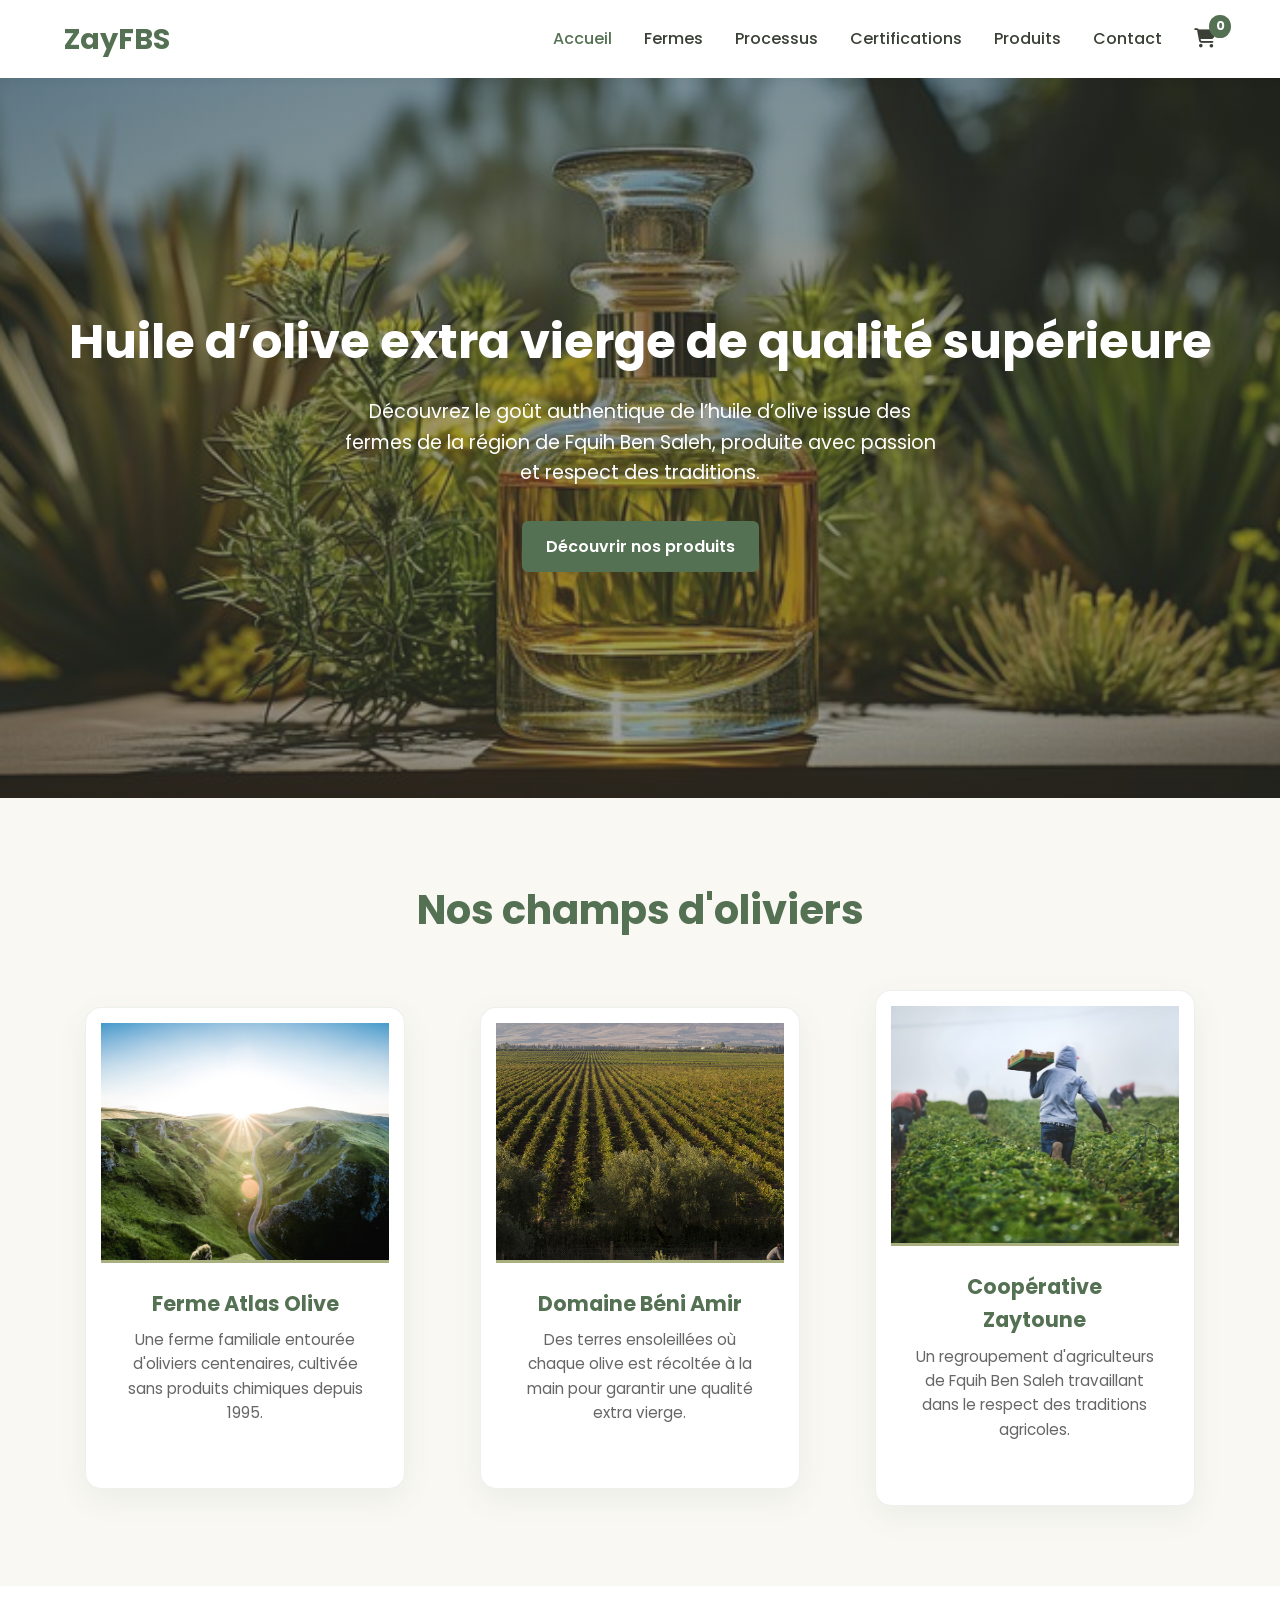
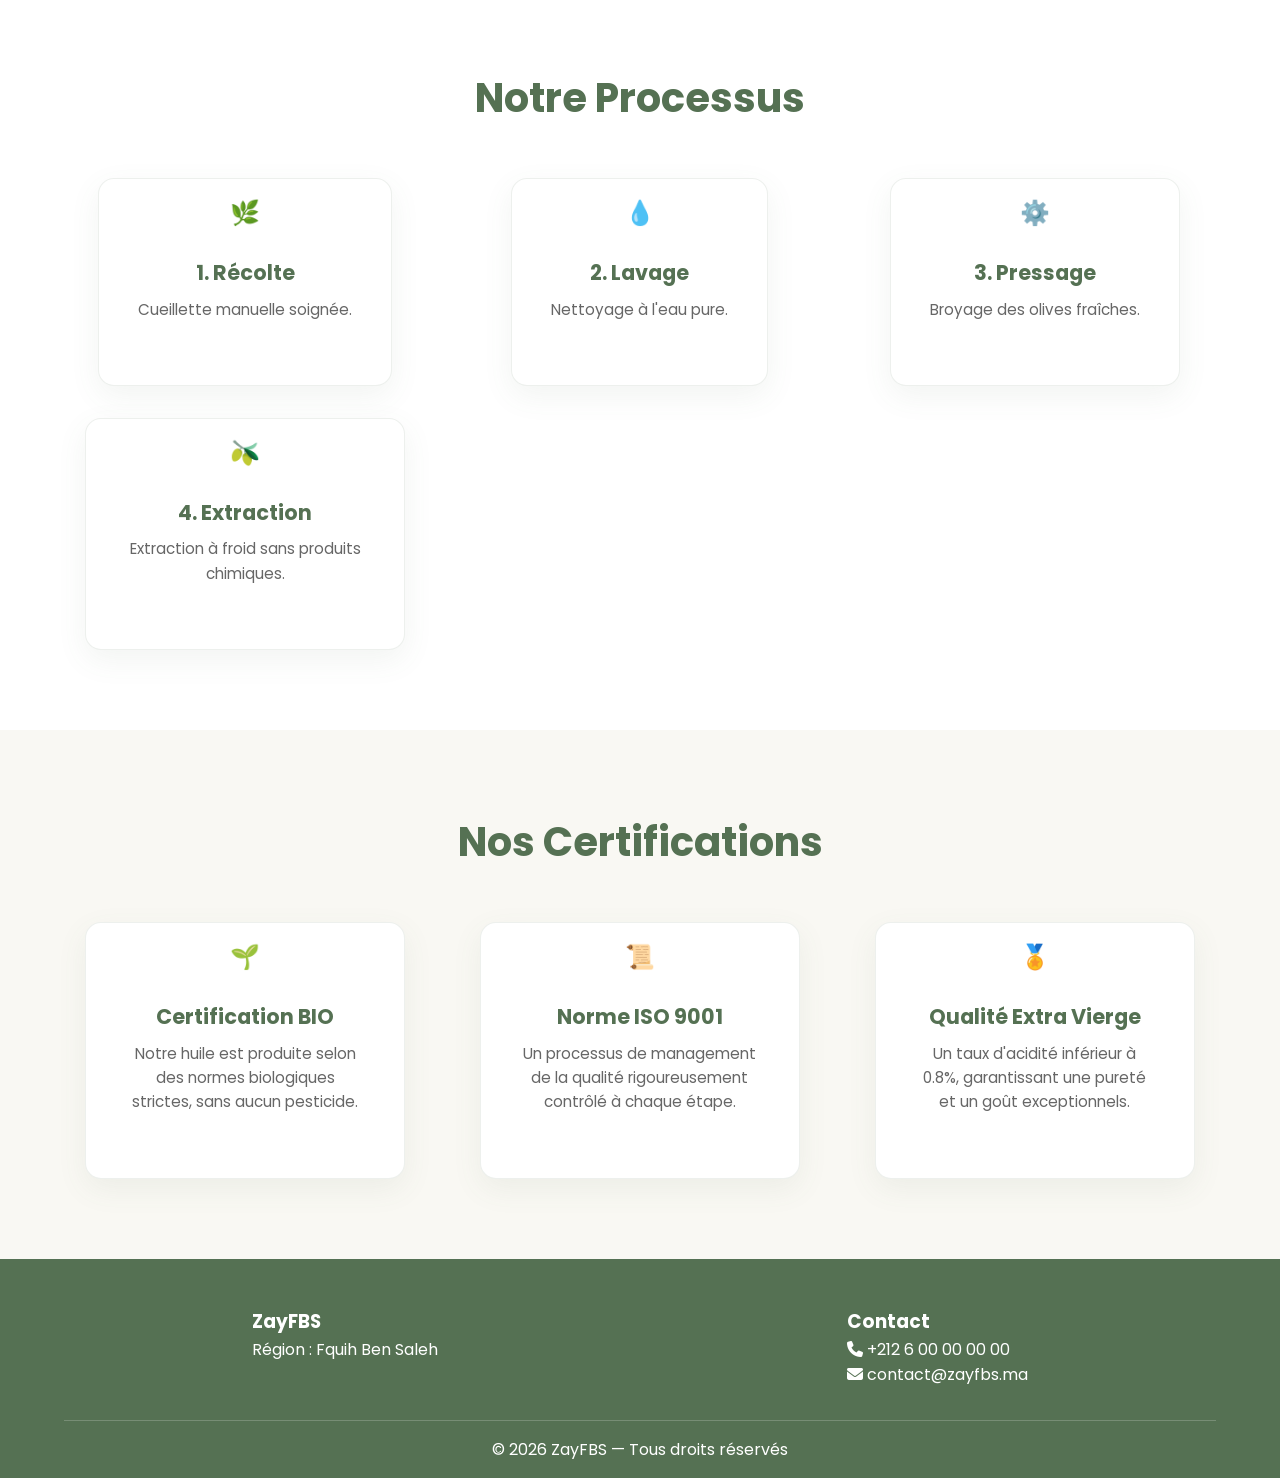
<file: index.html>
<!doctype html>
<html lang="fr">
  <head>
    <meta charset="UTF-8" />
    <meta name="viewport" content="width=device-width, initial-scale=1.0" />
    <title>ZayFBS - Huile d'olive d'excellence</title>
    <link
      rel="stylesheet"
      href="https://cdnjs.cloudflare.com/ajax/libs/font-awesome/6.4.0/css/all.min.css"
    />
    <link rel="stylesheet" href="css/style.css" />
  </head>
  <body>
    <nav class="navbar">
      <a href="index.html" class="logo">ZayFBS</a>
      <button class="hamburger" id="hamburger">
        <i class="fas fa-bars"></i>
      </button>
      <ul class="nav-links" id="nav-links">
        <li><a href="index.html" class="active">Accueil</a></li>
        <li><a href="index.html#fermes">Fermes</a></li>
        <li><a href="index.html#processus">Processus</a></li>
        <li><a href="index.html#certifications">Certifications</a></li>
        <li><a href="produits.html">Produits</a></li>
        <li><a href="contact.html">Contact</a></li>
        <li>
          <a href="produits.html#panier" class="cart-icon">
            <i class="fas fa-shopping-cart"></i>
            <span class="cart-count" id="cart-counter">0</span>
          </a>
        </li>
      </ul>
    </nav>

    <header class="hero">
      <h1>Huile d’olive extra vierge de qualité supérieure</h1>
      <p>
        Découvrez le goût authentique de l’huile d’olive issue des fermes de la
        région de Fquih Ben Saleh, produite avec passion et respect des
        traditions.
      </p>
      <a href="produits.html" class="btn">Découvrir nos produits</a>
    </header>

    <section id="fermes" class="section">
      <h2 class="section-title">Nos champs d'oliviers</h2>
      <div class="grid">
        <div class="card">
          <img src="img/img1.jpg" alt="Ferme Atlas Olive" />
          <div class="card-body">
            <h3>Ferme Atlas Olive</h3>
            <p>
              Une ferme familiale entourée d'oliviers centenaires, cultivée sans
              produits chimiques depuis 1995.
            </p>
          </div>
        </div>
        <div class="card">
          <img src="img/img2.jpg" alt="Domaine Béni Amir" />
          <div class="card-body">
            <h3>Domaine Béni Amir</h3>
            <p>
              Des terres ensoleillées où chaque olive est récoltée à la main
              pour garantir une qualité extra vierge.
            </p>
          </div>
        </div>
        <div class="card">
          <img src="img/img3.jpg" alt="Coopérative Zaytoune" />
          <div class="card-body">
            <h3>Coopérative Zaytoune</h3>
            <p>
              Un regroupement d'agriculteurs de Fquih Ben Saleh travaillant dans
              le respect des traditions agricoles.
            </p>
          </div>
        </div>
      </div>
    </section>

    <section id="processus" class="section" style="background-color: var(--bg)">
      <h2 class="section-title">Notre Processus</h2>
      <div class="grid">
        <div class="card">
          <h1>🌿</h1>
          <div class="card-body">
            <h3>1. Récolte</h3>
            <p>Cueillette manuelle soignée.</p>
          </div>
        </div>
        <div class="card">
          <h1>💧</h1>
          <div class="card-body">
            <h3>2. Lavage</h3>
            <p>Nettoyage à l'eau pure.</p>
          </div>
        </div>
        <div class="card">
          <h1>⚙️</h1>
          <div class="card-body">
            <h3>3. Pressage</h3>
            <p>Broyage des olives fraîches.</p>
          </div>
        </div>
        <div class="card">
          <h1>🫒</h1>
          <div class="card-body">
            <h3>4. Extraction</h3>
            <p>Extraction à froid sans produits chimiques.</p>
          </div>
        </div>
      </div>
    </section>

    <section id="certifications" class="section">
      <h2 class="section-title">Nos Certifications</h2>
      <div class="grid">
        <div class="card">
          <h1>🌱</h1>
          <div class="card-body">
            <h3>Certification BIO</h3>
            <p>
              Notre huile est produite selon des normes biologiques strictes,
              sans aucun pesticide.
            </p>
          </div>
        </div>
        <div class="card">
          <h1>📜</h1>
          <div class="card-body">
            <h3>Norme ISO 9001</h3>
            <p>
              Un processus de management de la qualité rigoureusement contrôlé à
              chaque étape.
            </p>
          </div>
        </div>
        <div class="card">
          <h1>🏅</h1>
          <div class="card-body">
            <h3>Qualité Extra Vierge</h3>
            <p>
              Un taux d'acidité inférieur à 0.8%, garantissant une pureté et un
              goût exceptionnels.
            </p>
          </div>
        </div>
      </div>
    </section>

    <!-- PAGE CONTENT -->

    <!-- 🛒 CART SIDEBAR -->
    <div id="cart-sidebar" class="cart-sidebar">
      <div class="cart-header">
        <h2>Votre Panier</h2>
        <button onclick="closeCart()">✖</button>
      </div>

      <table class="cart-table">
        <tbody id="cart-body"></tbody>
      </table>

      <h3>Total: <span id="cart-total">0</span> MAD</h3>
    </div>

    <footer>
      <div class="footer-content">
        <div>
          <h3>ZayFBS</h3>
          <p>Région : Fquih Ben Saleh</p>
        </div>
        <div>
          <h3>Contact</h3>
          <p><i class="fas fa-phone"></i> +212 6 00 00 00 00</p>
          <p><i class="fas fa-envelope"></i> contact@zayfbs.ma</p>
        </div>
      </div>
      <div class="footer-bottom">
        <p>&copy; 2026 ZayFBS — Tous droits réservés</p>
      </div>
    </footer>

    <script src="js/products.js"></script>
    <script src="js/cart.js"></script>
    <script src="js/main.js"></script>
  </body>
</html>
</file>
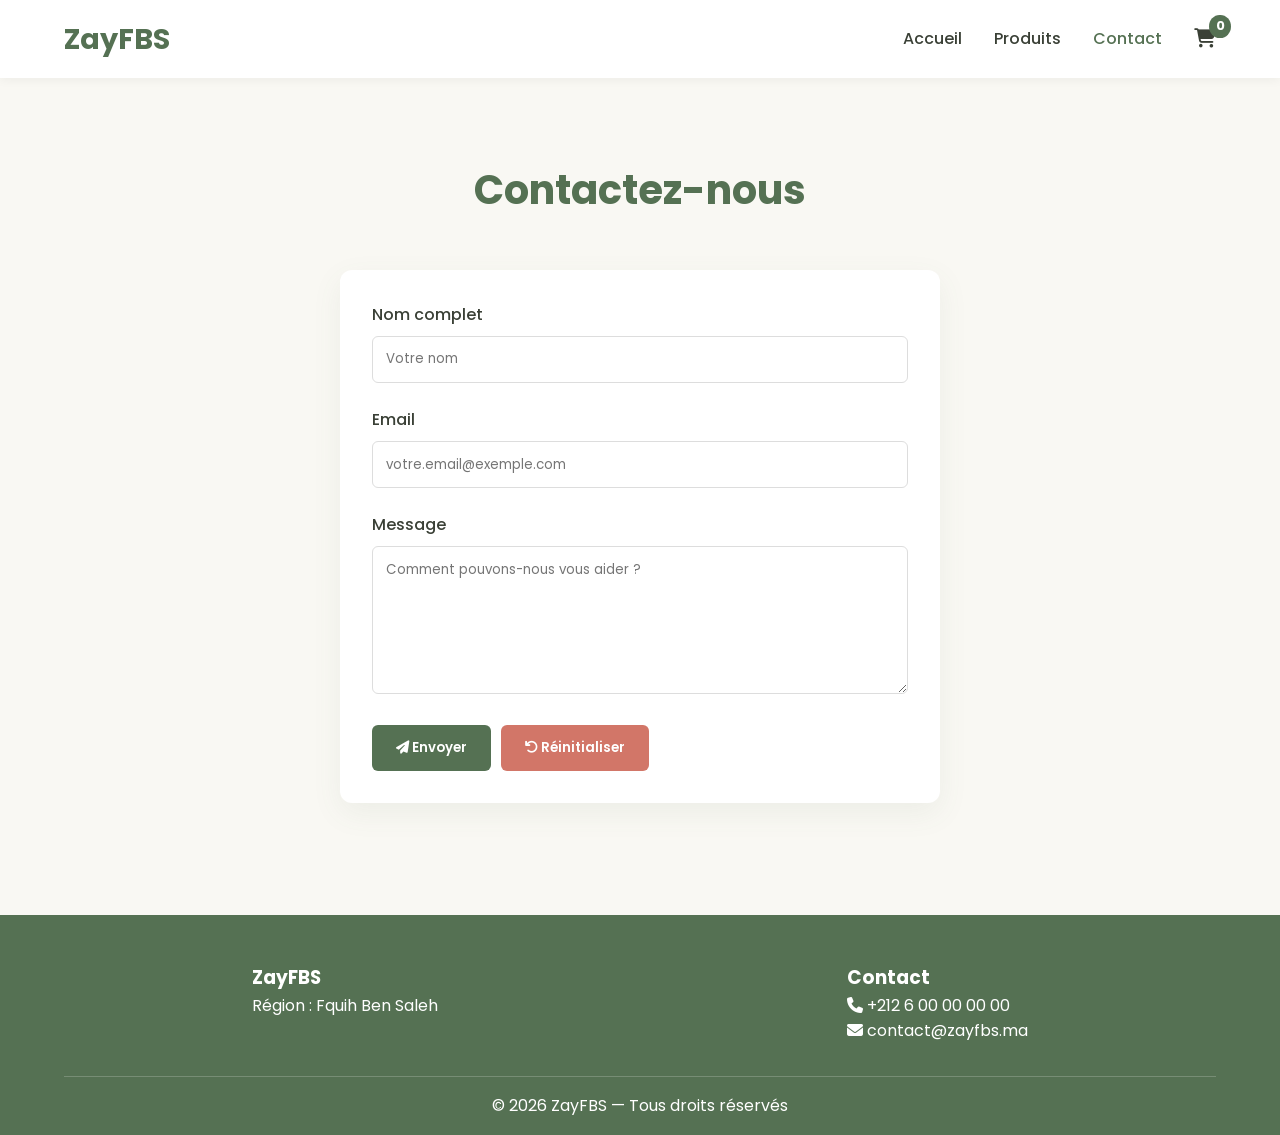
<file: contact.html>
<!DOCTYPE html>
<html lang="fr">

<head>
    <meta charset="UTF-8">
    <meta name="viewport" content="width=device-width, initial-scale=1.0">
    <title>ZayFBS - Contact</title>
    <link rel="stylesheet" href="https://cdnjs.cloudflare.com/ajax/libs/font-awesome/6.4.0/css/all.min.css">
    <link rel="stylesheet" href="css/style.css">
</head>

<body>
    <nav class="navbar">
        <a href="index.html" class="logo">ZayFBS</a>
        <button class="hamburger" id="hamburger"><i class="fas fa-bars"></i></button>
        <ul class="nav-links" id="nav-links">
            <li><a href="index.html">Accueil</a></li>
            <li><a href="produits.html">Produits</a></li>
            <li><a href="contact.html" class="active">Contact</a></li>
            <li>
                <a href="javascript:void(0)" class="cart-icon" onclick="openCart()">
    <i class="fas fa-shopping-cart"></i>
    <span class="cart-count" id="cart-counter">0</span>
</a>
                </a>
            </li>
        </ul>
    </nav>

    <section class="section">
        <h2 class="section-title">Contactez-nous</h2>

        <div class="form-container">
            <div id="success-msg"
                style="display:none; background: var(--secondary); color: white; padding: 1rem; border-radius: 6px; margin-bottom: 1rem; text-align: center; font-weight: bold;">
                Votre message a été envoyé avec succès !
            </div>

            <form id="contact-form">
                <div class="form-group">
                    <label>Nom complet</label>
                    <input type="text" id="contact-name" required minlength="3" placeholder="Votre nom">
                </div>
                <div class="form-group">
                    <label>Email</label>
                    <input type="email" id="contact-email" required placeholder="votre.email@exemple.com">
                </div>
                <div class="form-group">
                    <label>Message</label>
                    <textarea id="contact-message" rows="6" required minlength="10"
                        placeholder="Comment pouvons-nous vous aider ?"></textarea>
                </div>
                <div style="display: flex; gap: 10px;">
                    <button type="submit" class="btn"><i class="fas fa-paper-plane"></i> Envoyer</button>
                    <button type="reset" class="btn btn-danger"><i class="fas fa-undo"></i> Réinitialiser</button>
                </div>
            </form>
        </div>
    </section>




<!-- 🛒 CART SIDEBAR -->
<div id="cart-sidebar" class="cart-sidebar">

  <div class="cart-header">
    <h2>Votre Panier</h2>
    <button onclick="closeCart()">✖</button>
  </div>

  <table class="cart-table">
    <tbody id="cart-body"></tbody>
  </table>

  <h3>Total: <span id="cart-total">0</span> MAD</h3>

</div>



    <footer>
        <div class="footer-content">
            <div>
                <h3>ZayFBS</h3>
                <p>Région : Fquih Ben Saleh</p>
            </div>
            <div>
                <h3>Contact</h3>
                <p><i class="fas fa-phone"></i> +212 6 00 00 00 00</p>
                <p><i class="fas fa-envelope"></i> contact@zayfbs.ma</p>
            </div>
        </div>
        <div class="footer-bottom">
            <p>&copy; 2026 ZayFBS — Tous droits réservés</p>
        </div>
    </footer>

    <script src="js/main.js"></script>
</body>

</html>
</file>
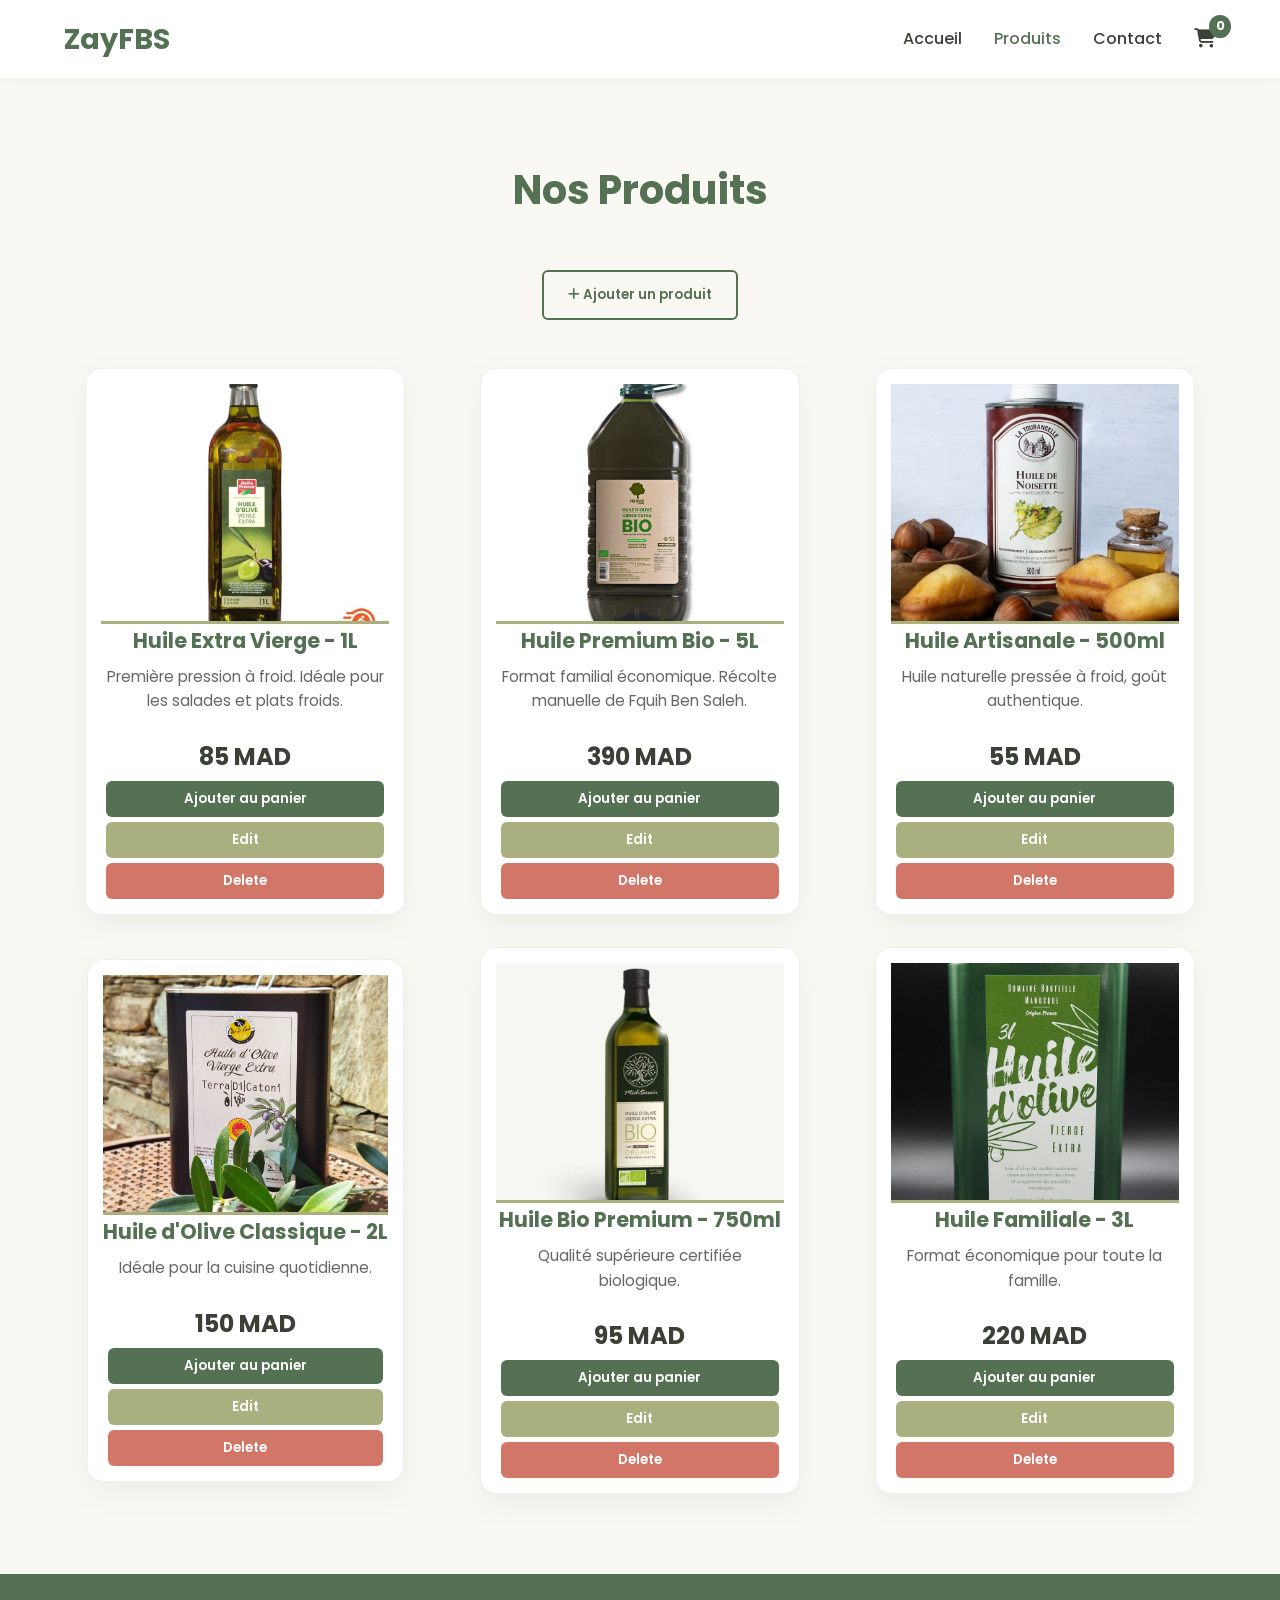
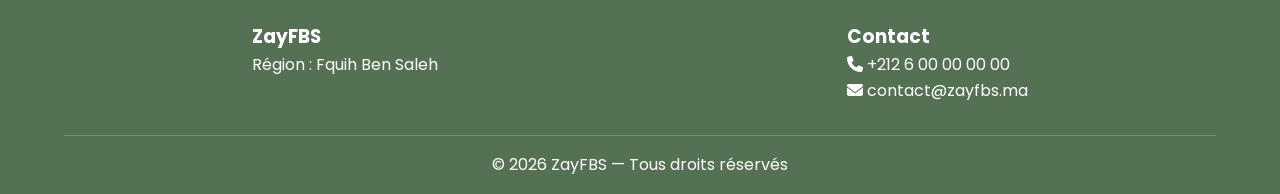
<file: produits.html>
<!DOCTYPE html>
<html lang="fr">
<head>
    <meta charset="UTF-8">
    <meta name="viewport" content="width=device-width, initial-scale=1.0">
    <title>ZayFBS - Produits & Panier</title>
    <link rel="stylesheet" href="https://cdnjs.cloudflare.com/ajax/libs/font-awesome/6.4.0/css/all.min.css">
    <link rel="stylesheet" href="css/style.css">
</head>
<body>
    <nav class="navbar">
        <a href="index.html" class="logo">ZayFBS</a>
        <button class="hamburger" id="hamburger"><i class="fas fa-bars"></i></button>
        <ul class="nav-links" id="nav-links">
            <li><a href="index.html">Accueil</a></li>
            <li><a href="produits.html" class="active">Produits</a></li>
            <li><a href="contact.html">Contact</a></li>
            <li>
                <a href="#panier" class="cart-icon">
                    <i class="fas fa-shopping-cart"></i>
                    <span class="cart-count" id="cart-counter">0</span>
                </a>
            </li>
        </ul>
    </nav>

    <section class="section">
        <h2 class="section-title">Nos Produits</h2>
        
        <div style="text-align: center; margin-bottom: 3rem;">
            <button id="toggle-form-btn" class="btn btn-outline"><i class="fas fa-plus"></i> Ajouter un produit</button>
        </div>

        <div class="form-container" id="product-form-container" style="display: none;">
            <h3 id="form-title" style="margin-bottom: 1rem; color: var(--primary);">Nouveau Produit</h3>
            <form id="product-form">
                <input type="hidden" id="prod-id">
                <div class="form-group">
                    <label>Image URL</label>
                    <input type="url" id="prod-img" required placeholder="https://exemple.com/image.jpg">
                </div>
                <div class="form-group">
                    <label>Titre</label>
                    <input type="text" id="prod-title" required>
                </div>
                <div class="form-group">
                    <label>Description</label>
                    <textarea id="prod-desc" rows="3" required></textarea>
                </div>
                <div class="form-group">
                    <label>Prix (MAD)</label>
                    <input type="number" id="prod-price" min="1" step="0.5" required>
                </div>
                <div style="display: flex; gap: 10px;">
                    <button type="submit" class="btn">Sauvegarder</button>
                    <button type="button" id="cancel-btn" class="btn btn-danger">Annuler</button>
                </div>
            </form>
        </div>

        <div class="grid" id="products-grid"></div>
    </section>


<!-- Add this inside <body> -->
<div id="cart-sidebar" class="cart-sidebar">

  <div class="cart-header">
    <h2>Panier</h2>
    <button onclick="closeCart()">✖</button>
  </div>

  <div class="cart-body">
  <table class="cart-table">

    <thead>
      <tr>
        <th>Produit</th>
        <th>Prix</th>
        <th>Quantité</th>
        <th>Total</th>
        <th>Supprimer</th>
      </tr>
    </thead>

    <tbody id="cart-body"></tbody>

  </table>
</div>

  <div class="cart-footer">
    <strong>Total</strong>
    <span id="cart-total">0</span> MAD
  </div>

</div>


    <footer>
        <div class="footer-content">
            <div>
                <h3>ZayFBS</h3>
                <p>Région : Fquih Ben Saleh</p>
            </div>
            <div>
                <h3>Contact</h3>
                <p><i class="fas fa-phone"></i> +212 6 00 00 00 00</p>
                <p><i class="fas fa-envelope"></i> contact@zayfbs.ma</p>
            </div>
        </div>
        <div class="footer-bottom">
            <p>&copy; 2026 ZayFBS — Tous droits réservés</p>
        </div>
    </footer>

    <script src="js/main.js"></script>
    <script src="js/products.js"></script>
    <script src="js/cart.js"></script>
</body>
</html>
</file>
<file: css/style.css>
/* =========================================
   VARIABLES (Couleurs douces et naturelles)
   ========================================= */
@import url("https://fonts.googleapis.com/css2?family=Poppins:wght@300;400;500;600;700&display=swap");

:root {
  --primary: #557153;
  /* Vert sauge / Olive doux */
  --secondary: #a9af7e;
  /* Vert pistache très doux */
  --accent: #f9f8f3;
  /* Fond crème très agréable pour les yeux */
  --text: #3a4036;
  /* Gris-vert foncé au lieu du noir pur */
  --bg: #ffffff;
  /* Blanc pur pour les cartes */
  --danger: #d27668;
  /* Rouge doux / terre cuite */
  --shadow: 0 10px 30px rgba(85, 113, 83, 0.08);
  /* Ombre colorée très subtile */
  --transition: all 0.3s ease;
}

* {
  margin: 0;
  padding: 0;
  box-sizing: border-box;
  font-family: "Poppins", sans-serif;
}

body {
  background-color: var(--accent);
  /* Fond crème qui repose les yeux */
  color: var(--text);
  line-height: 1.6;
  display: flex;
  flex-direction: column;
  min-height: 100vh;
}

/* =========================================
   NAVBAR
   ========================================= */
.navbar {
  background-color: var(--bg);
  padding: 1rem 5%;
  display: flex;
  justify-content: space-between;
  align-items: center;
  position: sticky;
  top: 0;
  z-index: 1000;
  box-shadow: 0 2px 10px rgba(0, 0, 0, 0.05);
}

.logo {
  font-size: 1.8rem;
  font-weight: 700;
  color: var(--primary);
  text-decoration: none;
}

.nav-links {
  list-style: none;
  display: flex;
  gap: 2rem;
  align-items: center;
}

.nav-links a {
  text-decoration: none;
  color: var(--text);
  font-weight: 500;
  transition: var(--transition);
}

.nav-links a:hover,
.nav-links a.active {
  color: var(--primary);
}

.cart-icon {
  position: relative;
  font-size: 1.2rem;
}

.cart-count {
  position: absolute;
  top: -10px;
  right: -15px;
  background-color: var(--primary);
  color: white;
  border-radius: 50%;
  padding: 0.1rem 0.4rem;
  font-size: 0.8rem;
  font-weight: bold;
}

.hamburger {
  display: none;
  background: none;
  border: none;
  font-size: 1.5rem;
  color: var(--primary);
  cursor: pointer;
}

/* =========================================
   HERO SECTION
   ========================================= */
.hero {
  height: 80vh;
  background:
    linear-gradient(rgba(58, 64, 54, 0.5), rgba(58, 64, 54, 0.5)),
    url("../img/hero.jpg") center/cover;
  display: flex;
  flex-direction: column;
  justify-content: center;
  align-items: center;
  text-align: center;
  color: white;
  padding: 0 20px;
}

.hero h1 {
  font-size: 3rem;
  margin-bottom: 1rem;
}

.hero p {
  font-size: 1.2rem;
  margin-bottom: 2rem;
  max-width: 600px;
}

/* =========================================
   SECTIONS & GRID
   ========================================= */
.section {
  padding: 5rem 5%;
}

.section-title {
  text-align: center;
  color: var(--primary);
  font-size: 2.5rem;
  margin-bottom: 3rem;
}

.grid {
  display: grid;
  grid-template-columns: repeat(auto-fit, minmax(300px, 1fr));
  gap: 2rem;
}

/* =========================================
   CARTES "PRO" (Fermes et Produits)
   ========================================= */
.card {
  display: flex;
  flex-direction: column;

  background: var(--bg, white);

  border-radius: 16px;

  overflow: hidden;

  padding: 15px;

  text-align: center;

  border: 1px solid rgba(85, 113, 83, 0.1);

  box-shadow: var(--shadow, 0 4px 10px rgba(0, 0, 0, 0.1));

  transition: var(--transition, 0.3s);

  max-width: 320px;

  margin: auto;
}

.card:hover {
  transform: translateY(-8px);
  box-shadow: 0 15px 35px rgba(85, 113, 83, 0.15);
}

.card img {
  width: 100%;
  height: 240px;
  object-fit: cover;
  border-bottom: 3px solid var(--secondary);
}

.card-body {
  padding: 1.5rem;
  display: flex;
  flex-direction: column;
  flex-grow: 1;
}

.card h3 {
  font-size: 1.3rem;
  margin-bottom: 0.5rem;
  color: var(--primary);
}

.card p {
  color: #666;
  font-size: 0.95rem;
  margin-bottom: 1.5rem;
}

.card-icon {
  font-size: 3rem;
  color: var(--primary);
  margin: 1.5rem 0 1rem 0;
}

/* =========================================
   BOUTONS & FORMULAIRES
   ========================================= */
.btn {
  padding: 0.8rem 1.5rem;
  background-color: var(--primary);
  color: white;
  border: none;
  border-radius: 6px;
  cursor: pointer;
  font-weight: 600;
  text-decoration: none;
  transition: var(--transition);
  display: inline-block;
}

.btn:hover {
  background-color: #3f543e;
}

.btn-outline {
  background-color: transparent;
  border: 2px solid var(--primary);
  color: var(--primary);
}

.btn-outline:hover {
  background-color: var(--primary);
  color: white;
}

.btn-danger {
  background-color: var(--danger);
}

.btn-danger:hover {
  background-color: #b35e51;
}

.form-container {
  background: var(--bg);
  padding: 2rem;
  border-radius: 12px;
  box-shadow: var(--shadow);
  max-width: 600px;
  margin: 0 auto 2rem auto;
}

.form-group {
  margin-bottom: 1.5rem;
  text-align: left;
}

.form-group label {
  display: block;
  font-weight: 500;
  margin-bottom: 0.5rem;
}

.form-group input,
.form-group textarea {
  width: 100%;
  padding: 0.8rem;
  border: 1px solid #ddd;
  border-radius: 6px;
  font-family: inherit;
}

.form-group input:focus,
.form-group textarea:focus {
  outline: none;
  border-color: var(--primary);
}

/* =========================================
   TABLEAU DU PANIER
   ========================================= */
.cart-table {
  width: 100%;
  border-collapse: collapse;
  background: var(--bg);
  box-shadow: var(--shadow);
  border-radius: 8px;
  overflow: hidden;
}

.cart-table th,
.cart-table td {
  padding: 1rem;
  text-align: left;
  border-bottom: 1px solid #eee;
}

.cart-table th {
  background-color: var(--primary);
  color: white;
}

.qty-btn {
  background: var(--secondary);
  color: white;
  border: none;
  padding: 5px 10px;
  border-radius: 4px;
  cursor: pointer;
  font-weight: bold;
}

/* =========================================
   FOOTER
   ========================================= */
footer {
  background-color: var(--primary);
  color: white;
  padding: 3rem 5% 1rem;
  margin-top: auto;
}

.footer-content {
  display: flex;
  justify-content: space-around;
  flex-wrap: wrap;
  gap: 2rem;
  margin-bottom: 2rem;
}

.footer-bottom {
  text-align: center;
  padding-top: 1rem;
  border-top: 1px solid rgba(255, 255, 255, 0.2);
}

/* =========================================
   RESPONSIVE
   ========================================= */
@media (max-width: 768px) {
  .hamburger {
    display: block;
  }

  .nav-links {
    position: absolute;
    top: 100%;
    left: 0;
    width: 100%;
    background: var(--bg);
    flex-direction: column;
    padding: 2rem 0;
    box-shadow: var(--shadow);
    display: none;
  }

  .nav-links.active {
    display: flex;
  }

  .hero h1 {
    font-size: 2rem;
  }

  .cart-table {
    display: block;
    overflow-x: auto;
  }
}

/* button  page  product panier */
.card button {
  margin: 5px 5px 0 5px;
  padding: 8px 12px;
  border: none;
  border-radius: 6px;
  cursor: pointer;
  font-weight: 600;
  transition: var(--transition);
}

/* ADD TO CART BUTTON */
.card button:first-of-type {
  background-color: var(--primary);
  color: white;
}

.card button:first-of-type:hover {
  background-color: #3f543e;
}

/* EDIT BUTTON */
.card button:nth-of-type(2) {
  background-color: var(--secondary);
  color: white;
}

.card button:nth-of-type(2):hover {
  opacity: 0.85;
}

/* DELETE BUTTON */
.card button:nth-of-type(3) {
  background-color: var(--danger);
  color: white;
}

.card button:nth-of-type(3):hover {
  opacity: 0.85;
}

.cart-table button {
  padding: 5px 10px;
  border: none;
  border-radius: 4px;
  cursor: pointer;
  font-weight: bold;
  transition: var(--transition);
}

.cart-table button:hover {
  opacity: 0.8;
}

/* minus / plus */
.cart-table button:first-of-type {
  background: var(--secondary);
  color: white;
}

.cart-table button:last-of-type {
  background: var(--primary);
  color: white;
}

.cart-table td button {
  background: var(--danger);
  color: white;
}

.cart-sidebar {
  position: fixed;
  top: 0;
  right: -100%;

  width: 620px;
  max-width: 100%;
  height: 100vh;

  background: #fff;
  z-index: 9999;

  box-shadow: -10px 0 25px rgba(0, 0, 0, 0.15);

  transition: right 0.3s ease;

  display: flex;
  flex-direction: column;

  overflow: hidden;
}

.cart-sidebar.active {
  right: 0;
}

/* HEADER */
.cart-header {
  flex-shrink: 0;
  display: flex;
  justify-content: space-between;
  align-items: center;

  padding: 15px;
  border-bottom: 1px solid #eee;
}

/* BODY */
.cart-body {
  flex: 1;
  overflow-y: auto;

  padding: 10px 15px;
}

/* TABLE FIX */
.cart-table {
  width: 100%;
  border-collapse: collapse;
}

.cart-table td {
  padding: 8px 0;
  font-size: 14px;
  border-bottom: 1px solid #eee;
}

/* FOOTER */
.cart-footer {
  flex-shrink: 0;
  padding: 15px;

  border-top: 1px solid #eee;

  display: flex;
  justify-content: space-between;
  align-items: center;
}

.qty-btn,
.cart-table button {
  width: 24px;
  height: 24px;

  border-radius: 50%;

  background: #557153;
  color: white;

  font-size: 13px;
  font-weight: bold;

  border: none;

  display: inline-flex;
  justify-content: center;
  align-items: center;

  cursor: pointer;

  margin: 0 4px;
}

.qty-btn:hover,
.cart-table button:hover {
  background: #3f543e;
  transform: scale(1.1);
}

.cart-header button {
  width: 28px;
  height: 28px;

  border: none;
  border-radius: 50%;

  background: #f1f1f1;
  color: #3a4036;

  font-size: 16px;
  font-weight: bold;

  display: flex;
  align-items: center;
  justify-content: center;

  cursor: pointer;

  transition: 0.2s;
}

.cart-header button:hover {
  background: #d27668;
  color: white;
  transform: scale(1.1);
}

.cart-table thead {
  position: sticky;
  top: 0;
  background: white;
  z-index: 5;
}

.cart-table th:nth-child(1),
.cart-table td:nth-child(1) {
  width: 30%;
  /* Produit */
}

.cart-table th:nth-child(2),
.cart-table td:nth-child(2) {
  width: 15%;
  /* Prix */
  text-align: center;
}

.cart-table th:nth-child(3),
.cart-table td:nth-child(3) {
  width: 25%;
  /* Quantité */
  text-align: center;
}

.cart-table th:nth-child(4),
.cart-table td:nth-child(4) {
  width: 15%;
  /* Supprimer */
  text-align: center;
}

.cart-table th:nth-child(5),
.cart-table td:nth-child(5) {
  width: 15%;
  /* Total */
  text-align: center;
  font-weight: bold;
}
</file>
